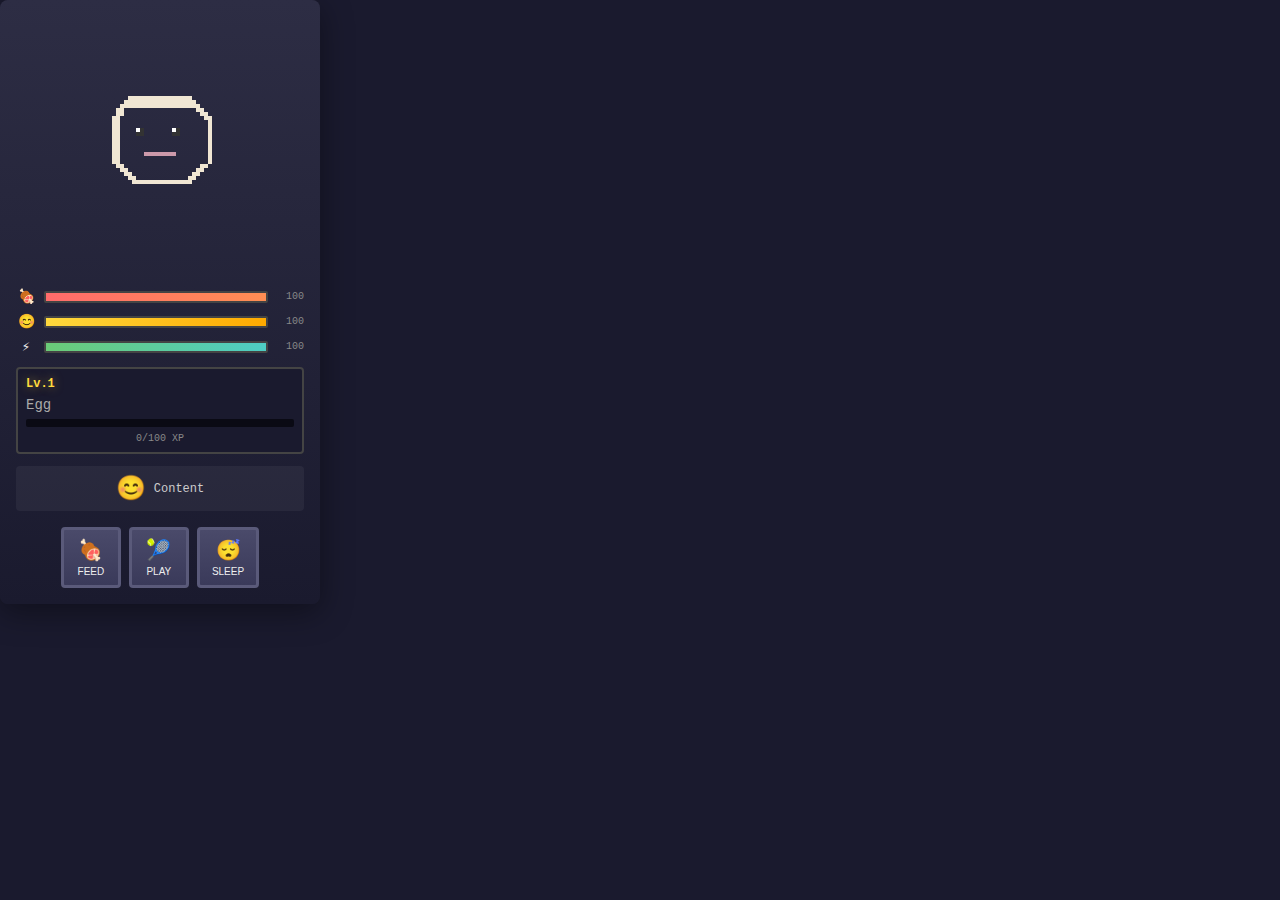
<file: webview/index.html>
<!DOCTYPE html>
<html lang="en">
<head>
    <meta charset="UTF-8">
    <meta name="viewport" content="width=device-width, initial-scale=1.0">
    <title>Pet Companion</title>
    <link rel="stylesheet" href="css/pixel-art.css">
    <link rel="stylesheet" href="css/ui.css">
</head>
<body>
    <div id="pet-container">
        <!-- Pet Canvas -->
        <canvas id="pet-canvas" width="64" height="64"></canvas>

        <!-- Status Bars -->
        <div id="status-bars">
            <div class="stat-bar">
                <span class="stat-label">🍖</span>
                <div class="bar-container">
                    <div id="hunger-bar" class="bar-fill hunger"></div>
                </div>
                <span id="hunger-value" class="stat-value">100</span>
            </div>
            <div class="stat-bar">
                <span class="stat-label">😊</span>
                <div class="bar-container">
                    <div id="happiness-bar" class="bar-fill happiness"></div>
                </div>
                <span id="happiness-value" class="stat-value">100</span>
            </div>
            <div class="stat-bar">
                <span class="stat-label">⚡</span>
                <div class="bar-container">
                    <div id="energy-bar" class="bar-fill energy"></div>
                </div>
                <span id="energy-value" class="stat-value">100</span>
            </div>
        </div>

        <!-- Level & XP -->
        <div id="level-info">
            <span id="level-badge">Lv.1</span>
            <span id="species-name">Baby</span>
            <div class="xp-bar-container">
                <div id="xp-bar" class="xp-bar-fill"></div>
            </div>
            <span id="xp-text" class="xp-text">0/100 XP</span>
        </div>

        <!-- Mood Display -->
        <div id="mood-display">
            <span id="mood-emoji">😊</span>
            <span id="mood-text">Content</span>
        </div>

        <!-- Action Buttons -->
        <div id="action-buttons">
            <button id="btn-feed" class="pixel-btn" title="Feed your pet">
                <span class="btn-icon">🍖</span>
                <span class="btn-text">Feed</span>
            </button>
            <button id="btn-play" class="pixel-btn" title="Play with your pet">
                <span class="btn-icon">🎾</span>
                <span class="btn-text">Play</span>
            </button>
            <button id="btn-sleep" class="pixel-btn" title="Put to sleep / Wake up">
                <span class="btn-icon">😴</span>
                <span class="btn-text">Sleep</span>
            </button>
        </div>

        <!-- Speech Bubble -->
        <div id="speech-bubble" class="hidden">
            <span id="speech-text">Hello!</span>
        </div>

        <!-- Achievement Notification -->
        <div id="achievement-notification" class="hidden">
            <span class="achievement-icon">🏆</span>
            <div class="achievement-content">
                <span id="achievement-title" class="achievement-title">Achievement Unlocked!</span>
                <span id="achievement-name" class="achievement-name">Hello World</span>
            </div>
        </div>

        <!-- Level Up Notification -->
        <div id="levelup-notification" class="hidden">
            <span class="levelup-icon">⬆️</span>
            <span id="levelup-text" class="levelup-text">Level Up!</span>
        </div>
    </div>

    <!-- Scripts -->
    <script src="js/vscode-bridge.js"></script>
    <script src="js/sprite-manager.js"></script>
    <script src="js/pet-renderer.js"></script>
    <script src="js/animation-loop.js"></script>
    <script src="js/drag-handler.js"></script>
    <script src="js/interaction.js"></script>
    <script src="js/main.js"></script>
</body>
</html>
</file>
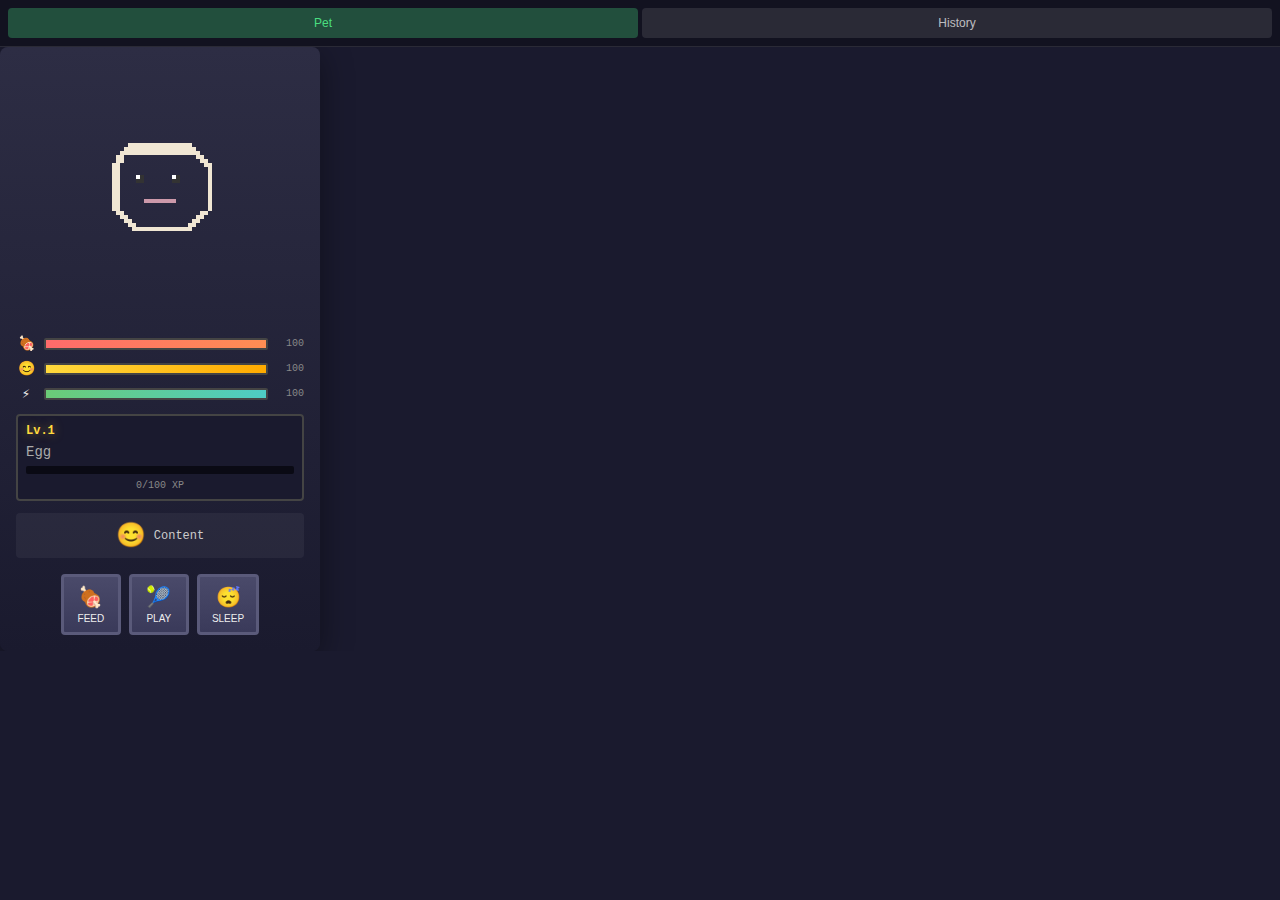
<file: claude_pet_companion/webview/index.html>
<!DOCTYPE html>
<html lang="en">
<head>
    <meta charset="UTF-8">
    <meta name="viewport" content="width=device-width, initial-scale=1.0">
    <title>Pet Companion</title>
    <link rel="stylesheet" href="css/pixel-art.css">
    <link rel="stylesheet" href="css/ui.css">
    <link rel="stylesheet" href="css/history.css">
</head>
<body>
    <!-- Tab Navigation -->
    <div id="tabs">
        <button class="tab active" data-tab="pet">Pet</button>
        <button class="tab" data-tab="history">History</button>
    </div>

    <!-- Pet Tab Content -->
    <div id="pet-tab" class="tab-content active">
        <div id="pet-container">
        <!-- Pet Canvas -->
        <canvas id="pet-canvas" width="64" height="64"></canvas>

        <!-- Status Bars -->
        <div id="status-bars">
            <div class="stat-bar">
                <span class="stat-label">🍖</span>
                <div class="bar-container">
                    <div id="hunger-bar" class="bar-fill hunger"></div>
                </div>
                <span id="hunger-value" class="stat-value">100</span>
            </div>
            <div class="stat-bar">
                <span class="stat-label">😊</span>
                <div class="bar-container">
                    <div id="happiness-bar" class="bar-fill happiness"></div>
                </div>
                <span id="happiness-value" class="stat-value">100</span>
            </div>
            <div class="stat-bar">
                <span class="stat-label">⚡</span>
                <div class="bar-container">
                    <div id="energy-bar" class="bar-fill energy"></div>
                </div>
                <span id="energy-value" class="stat-value">100</span>
            </div>
        </div>

        <!-- Level & XP -->
        <div id="level-info">
            <span id="level-badge">Lv.1</span>
            <span id="species-name">Baby</span>
            <div class="xp-bar-container">
                <div id="xp-bar" class="xp-bar-fill"></div>
            </div>
            <span id="xp-text" class="xp-text">0/100 XP</span>
        </div>

        <!-- Mood Display -->
        <div id="mood-display">
            <span id="mood-emoji">😊</span>
            <span id="mood-text">Content</span>
        </div>

        <!-- Action Buttons -->
        <div id="action-buttons">
            <button id="btn-feed" class="pixel-btn" title="Feed your pet">
                <span class="btn-icon">🍖</span>
                <span class="btn-text">Feed</span>
            </button>
            <button id="btn-play" class="pixel-btn" title="Play with your pet">
                <span class="btn-icon">🎾</span>
                <span class="btn-text">Play</span>
            </button>
            <button id="btn-sleep" class="pixel-btn" title="Put to sleep / Wake up">
                <span class="btn-icon">😴</span>
                <span class="btn-text">Sleep</span>
            </button>
        </div>

        <!-- Speech Bubble -->
        <div id="speech-bubble" class="hidden">
            <span id="speech-text">Hello!</span>
        </div>

        <!-- Achievement Notification -->
        <div id="achievement-notification" class="hidden">
            <span class="achievement-icon">🏆</span>
            <div class="achievement-content">
                <span id="achievement-title" class="achievement-title">Achievement Unlocked!</span>
                <span id="achievement-name" class="achievement-name">Hello World</span>
            </div>
        </div>

        <!-- Level Up Notification -->
        <div id="levelup-notification" class="hidden">
            <span class="levelup-icon">⬆️</span>
            <span id="levelup-text" class="levelup-text">Level Up!</span>
        </div>
    </div>
    </div>

    <!-- History Tab Content -->
    <div id="history-tab" class="tab-content">
        <div id="history-view">
            <div id="history-search">
                <input type="text" id="search-input" placeholder="Search conversations...">
                <select id="filter-select">
                    <option value="all">All</option>
                    <option value="successful">Successful</option>
                    <option value="recent">Recent (24h)</option>
                </select>
            </div>
            <div id="history-split">
                <div id="history-split-left" class="left-panel">
                    <div id="conversation-list">
                        <div class="loading-state">
                            <span class="loading-spinner"></span>
                            <span>Loading conversations...</span>
                        </div>
                    </div>
                </div>
                <div id="history-split-right" class="right-panel">
                    <div id="conversation-detail">
                        <div class="empty-state">
                            <div class="empty-state-icon">💬</div>
                            <div class="empty-state-text">Select a conversation to view details</div>
                        </div>
                    </div>
                </div>
            </div>
        </div>
    </div>

    <!-- Scripts -->
    <script src="js/vscode-bridge.js"></script>
    <script src="js/ipc-client.js"></script>
    <script src="js/sprite-manager.js"></script>
    <script src="js/pet-renderer.js"></script>
    <script src="js/animation-loop.js"></script>
    <script src="js/drag-handler.js"></script>
    <script src="js/interaction.js"></script>
    <script src="js/history-view.js"></script>
    <script src="js/conversation-view.js"></script>
    <script src="js/main.js"></script>
</body>
</html>
</file>
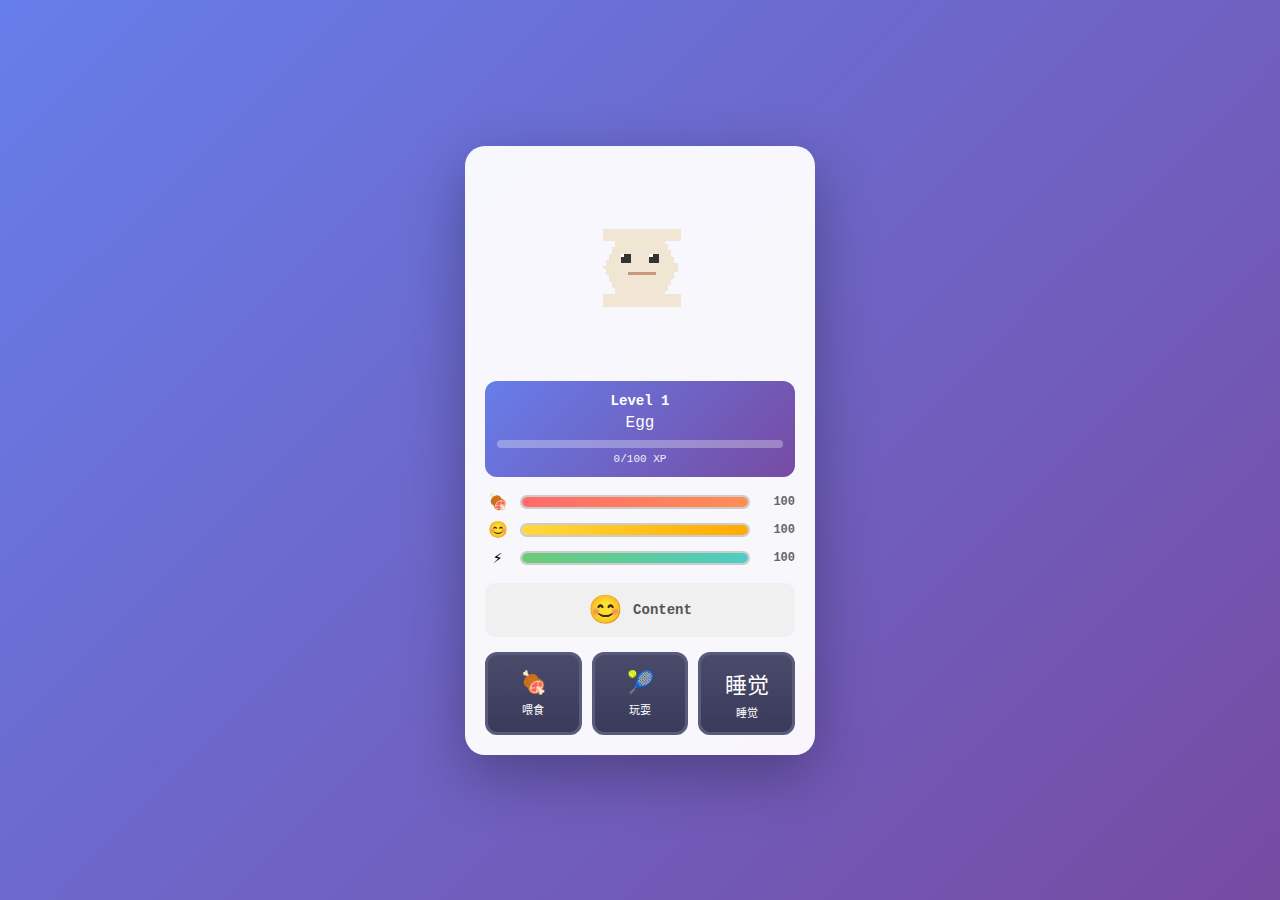
<file: claude_pet_companion/webview.html>
<!DOCTYPE html>
<html lang="zh-CN">
<head>
    <meta charset="UTF-8">
    <meta name="viewport" content="width=device-width, initial-scale=1.0">
    <title>Pet Companion</title>
    <style>
        * {
            margin: 0;
            padding: 0;
            box-sizing: border-box;
        }

        body {
            font-family: 'Courier New', monospace;
            background: linear-gradient(135deg, #667eea 0%, #764ba2 100%);
            min-height: 100vh;
            display: flex;
            justify-content: center;
            align-items: center;
            overflow: hidden;
        }

        #pet-container {
            position: relative;
            width: 350px;
            padding: 20px;
            background: rgba(255, 255, 255, 0.95);
            border-radius: 20px;
            box-shadow: 0 20px 60px rgba(0, 0, 0, 0.3);
            user-select: none;
        }

        #pet-canvas-container {
            position: relative;
            width: 200px;
            height: 200px;
            margin: 0 auto 15px;
        }

        #pet-canvas {
            image-rendering: pixelated;
            image-rendering: crisp-edges;
            width: 200px;
            height: 200px;
            display: block;
            margin: 0 auto;
        }

        #status-bars {
            margin-bottom: 15px;
        }

        .stat-bar {
            display: flex;
            align-items: center;
            gap: 10px;
            margin-bottom: 8px;
        }

        .stat-label {
            font-size: 16px;
            width: 25px;
            text-align: center;
        }

        .bar-container {
            flex: 1;
            height: 14px;
            background: #e0e0e0;
            border-radius: 10px;
            overflow: hidden;
            border: 2px solid #ccc;
        }

        .bar-fill {
            height: 100%;
            transition: width 0.5s ease, background 0.3s;
            border-radius: 8px;
        }

        .bar-fill.hunger {
            background: linear-gradient(90deg, #ff6b6b, #ff8e53);
        }

        .bar-fill.happiness {
            background: linear-gradient(90deg, #ffd93d, #ffaa00);
        }

        .bar-fill.energy {
            background: linear-gradient(90deg, #6bcb77, #4ecdc4);
        }

        .stat-value {
            font-size: 12px;
            width: 35px;
            text-align: right;
            color: #666;
            font-weight: bold;
        }

        #level-info {
            text-align: center;
            margin-bottom: 15px;
            padding: 12px;
            background: linear-gradient(135deg, #667eea 0%, #764ba2 100%);
            border-radius: 12px;
            color: white;
        }

        #level-badge {
            font-size: 14px;
            font-weight: bold;
        }

        #species-name {
            font-size: 16px;
            margin-top: 5px;
            text-transform: capitalize;
        }

        .xp-bar-container {
            height: 8px;
            background: rgba(255,255,255,0.3);
            border-radius: 4px;
            overflow: hidden;
            margin-top: 8px;
        }

        #xp-bar {
            height: 100%;
            background: linear-gradient(90deg, #ffd700, #ffaa00);
            transition: width 0.5s ease;
            border-radius: 4px;
        }

        #xp-text {
            font-size: 11px;
            margin-top: 5px;
            opacity: 0.9;
        }

        #mood-display {
            text-align: center;
            margin-bottom: 15px;
            padding: 10px;
            background: #f0f0f0;
            border-radius: 10px;
            display: flex;
            align-items: center;
            justify-content: center;
            gap: 10px;
        }

        #mood-emoji {
            font-size: 28px;
        }

        #mood-text {
            font-size: 14px;
            color: #555;
            text-transform: capitalize;
            font-weight: bold;
        }

        #action-buttons {
            display: flex;
            gap: 10px;
            justify-content: center;
        }

        .pixel-btn {
            flex: 1;
            padding: 12px 8px;
            background: linear-gradient(180deg, #4a4a6a 0%, #3a3a5a 100%);
            border: 3px solid #5a5a7a;
            border-radius: 12px;
            color: white;
            cursor: pointer;
            transition: all 0.1s ease;
            font-family: 'Courier New', monospace;
            font-size: 11px;
            text-align: center;
        }

        .pixel-btn:hover {
            background: linear-gradient(180deg, #5a5a7a 0%, #4a4a6a 100%);
            transform: translateY(-2px);
            box-shadow: 0 5px 15px rgba(0,0,0,0.2);
        }

        .pixel-btn:active {
            transform: translateY(0);
        }

        .pixel-btn:disabled {
            opacity: 0.5;
            cursor: not-allowed;
            transform: none;
        }

        .btn-icon {
            font-size: 22px;
            display: block;
            margin-bottom: 4px;
        }

        #speech-bubble {
            position: absolute;
            top: -15px;
            right: -15px;
            background: white;
            color: #333;
            padding: 10px 15px;
            border-radius: 15px;
            font-size: 12px;
            box-shadow: 0 4px 15px rgba(0,0,0,0.15);
            z-index: 100;
            opacity: 0;
            transform: scale(0.8);
            transition: all 0.3s ease;
            pointer-events: none;
        }

        #speech-bubble.show {
            opacity: 1;
            transform: scale(1);
        }

        #speech-bubble::after {
            content: "";
            position: absolute;
            bottom: -10px;
            left: 15px;
            border: 10px solid transparent;
            border-top-color: white;
            border-bottom: none;
        }

        #notification {
            position: fixed;
            top: 20px;
            left: 50%;
            transform: translateX(-50%);
            background: linear-gradient(135deg, #ffd700 0%, #ffaa00 100%);
            color: #333;
            padding: 15px 25px;
            border-radius: 12px;
            font-weight: bold;
            box-shadow: 0 5px 25px rgba(255, 215, 0, 0.4);
            z-index: 1000;
            opacity: 0;
            transition: opacity 0.3s ease;
        }

        #notification.show {
            opacity: 1;
        }

        @keyframes bounce {
            0%, 100% { transform: translateY(0); }
            50% { transform: translateY(-10px); }
        }

        @keyframes wobble {
            0%, 100% { transform: rotate(0deg); }
            25% { transform: rotate(-5deg); }
            75% { transform: rotate(5deg); }
        }

        @keyframes sleep {
            0%, 100% { opacity: 1; }
            50% { opacity: 0.6; }
        }

        .anim-bounce { animation: bounce 0.5s ease-in-out; }
        .anim-wobble { animation: wobble 0.3s ease-in-out; }
        .anim-sleep { animation: sleep 2s ease-in-out infinite; }
    </style>
</head>
<body>
    <div id="pet-container">
        <div id="speech-bubble">Hello!</div>

        <div id="pet-canvas-container">
            <canvas id="pet-canvas" width="64" height="64"></canvas>
        </div>

        <div id="level-info">
            <div id="level-badge">Level 1</div>
            <div id="species-name">Egg</div>
            <div class="xp-bar-container">
                <div id="xp-bar" style="width: 0%"></div>
            </div>
            <div id="xp-text">0/100 XP</div>
        </div>

        <div id="status-bars">
            <div class="stat-bar">
                <span class="stat-label">🍖</span>
                <div class="bar-container">
                    <div id="hunger-bar" class="bar-fill hunger" style="width: 100%"></div>
                </div>
                <span id="hunger-value" class="stat-value">100</span>
            </div>
            <div class="stat-bar">
                <span class="stat-label">😊</span>
                <div class="bar-container">
                    <div id="happiness-bar" class="bar-fill happiness" style="width: 100%"></div>
                </div>
                <span id="happiness-value" class="stat-value">100</span>
            </div>
            <div class="stat-bar">
                <span class="stat-label">⚡</span>
                <div class="bar-container">
                    <div id="energy-bar" class="bar-fill energy" style="width: 100%"></div>
                </div>
                <span id="energy-value" class="stat-value">100</span>
            </div>
        </div>

        <div id="mood-display">
            <span id="mood-emoji">😊</span>
            <span id="mood-text">Content</span>
        </div>

        <div id="action-buttons">
            <button class="pixel-btn" id="btn-feed" title="喂食">
                <span class="btn-icon">🍖</span>
                喂食
            </button>
            <button class="pixel-btn" id="btn-play" title="玩耍">
                <span class="btn-icon">🎾</span>
                玩耍
            </button>
            <button class="pixel-btn" id="btn-sleep" title="睡觉">
                <span class="btn-icon">😴</span>
                睡觉
            </button>
        </div>
    </div>

    <div id="notification"></div>

    <script>
        // Pet State
        let petState = {
            name: "Pixel",
            level: 1,
            xp: 0,
            xpToNext: 100,
            hunger: 100,
            happiness: 100,
            energy: 100,
            mood: "content",
            isSleeping: false,
            evolutionStage: 0,
            evolutionName: "Egg"
        };

        const evolutionNames = ["Egg", "Baby", "Child", "Teen", "Adult", "Elder", "Ancient"];
        const moodEmojis = {
            content: "😊", happy: "😄", excited: "🤩", ecstatic: "🥳",
            worried: "😟", sad: "😢", sleepy: "😴", hungry: "😋"
        };

        // Canvas setup
        const canvas = document.getElementById('pet-canvas');
        const ctx = canvas.getContext('2d');
        ctx.imageSmoothingEnabled = false;

        let animationId;
        let currentFrame = 0;
        let currentAnimation = 'idle';

        // Draw pixel pet
        function drawPet() {
            ctx.clearRect(0, 0, 64, 64);

            const colors = {
                body: '#f0e6d3',
                eye: '#333333',
                shine: '#ffffff',
                mouth: '#c9987a'
            };

            // Body (egg shape)
            for (let y = 20; y <= 44; y++) {
                const w = Math.abs(y - 32) <= 8 ? 24 - Math.abs(y - 32) : 16 + Math.abs(y - 32);
                const startX = 32 - Math.floor(w / 2);
                for (let x = startX; x < startX + w; x++) {
                    if (x >= 20 && x <= 44) {
                        ctx.fillStyle = colors.body;
                        ctx.fillRect(x, y, 1, 1);
                    }
                }
            }

            // Eyes
            if (petState.isSleeping) {
                // Sleeping eyes - lines
                ctx.fillStyle = '#666';
                for (let i = 0; i < 3; i++) {
                    ctx.fillRect(25 + i, 29, 1, 1);
                    ctx.fillRect(36 + i, 29, 1, 1);
                }
            } else {
                // Normal eyes
                ctx.fillStyle = colors.eye;
                ctx.fillRect(26, 28, 2, 2);
                ctx.fillRect(27, 28, 2, 2);
                ctx.fillRect(35, 28, 2, 2);
                ctx.fillRect(36, 28, 2, 2);
                ctx.fillRect(26, 29, 2, 2);
                ctx.fillRect(27, 29, 2, 2);
                ctx.fillRect(35, 29, 2, 2);
                ctx.fillRect(36, 29, 2, 2);
                // Eye shine
                ctx.fillStyle = colors.shine;
                ctx.fillRect(26, 28, 1, 1);
                ctx.fillRect(35, 28, 1, 1);
            }

            // Mouth
            ctx.fillStyle = petState.isSleeping ? '#aaa' : colors.mouth;
            if (petState.mood === 'happy' || petState.mood === 'excited') {
                // Big smile
                for (let x = 28; x <= 36; x++) {
                    ctx.fillRect(x, 34, 1, 1);
                }
                for (let x = 29; x <= 35; x++) {
                    ctx.fillRect(x, 35, 1, 1);
                }
            } else if (petState.mood === 'sad' || petState.mood === 'worried') {
                // Frown
                for (let x = 29; x <= 35; x++) {
                    ctx.fillRect(x, 35, 1, 1);
                }
            } else {
                // Normal smile
                for (let x = 28; x <= 36; x++) {
                    ctx.fillRect(x, 34, 1, 1);
                }
            }

            // Sleep Z's
            if (petState.isSleeping) {
                ctx.fillStyle = 'rgba(100,100,100,0.5)';
                ctx.fillRect(45, 15, 1, 1);
                ctx.fillStyle = 'rgba(100,100,100,0.3)';
                ctx.fillRect(48, 12, 1, 1);
            }
        }

        function animate() {
            drawPet();
            animationId = requestAnimationFrame(animate);
        }

        // Update UI
        function updateUI() {
            // Stats
            document.getElementById('hunger-bar').style.width = petState.hunger + '%';
            document.getElementById('hunger-value').textContent = petState.hunger;
            document.getElementById('happiness-bar').style.width = petState.happiness + '%';
            document.getElementById('happiness-value').textContent = petState.happiness;
            document.getElementById('energy-bar').style.width = petState.energy + '%';
            document.getElementById('energy-value').textContent = petState.energy;

            // Level
            document.getElementById('level-badge').textContent = 'Level ' + petState.level;
            document.getElementById('species-name').textContent = petState.evolutionName;
            const xpPercent = (petState.xp / petState.xpToNext) * 100;
            document.getElementById('xp-bar').style.width = xpPercent + '%';
            document.getElementById('xp-text').textContent = petState.xp + '/' + petState.xpToNext + ' XP';

            // Mood
            document.getElementById('mood-emoji').textContent = moodEmojis[petState.mood] || '😊';
            document.getElementById('mood-text').textContent = petState.mood.charAt(0).toUpperCase() + petState.mood.slice(1);

            // Sleep button
            const sleepBtn = document.getElementById('btn-sleep');
            sleepBtn.querySelector('.btn-icon').textContent = petState.isSleeping ? '☀️' : '😴';
            sleepBtn.childNodes[1].textContent = petState.isSleeping ? ' 醒来' : ' 睡觉';

            // Disable other buttons when sleeping
            document.querySelectorAll('.pixel-btn:not(#btn-sleep)').forEach(btn => {
                btn.disabled = petState.isSleeping;
            });

            // Animation
            if (petState.isSleeping) {
                canvas.classList.add('anim-sleep');
            } else {
                canvas.classList.remove('anim-sleep');
            }
        }

        // Actions
        function feed() {
            if (petState.isSleeping) return;
            petState.hunger = Math.min(100, petState.hunger + 30);
            petState.happiness = Math.min(100, petState.happiness + 5);
            petState.xp += 10;
            showSpeech('好吃! 🍖');
            animateAction('bounce');
            checkLevelUp();
            updateUI();
            saveState();
        }

        function play() {
            if (petState.isSleeping) return;
            petState.happiness = Math.min(100, petState.happiness + 25);
            petState.energy = Math.max(0, petState.energy - 10);
            petState.hunger = Math.max(0, petState.hunger - 5);
            petState.xp += 15;
            petState.mood = 'happy';
            showSpeech('好开心! 🎉');
            animateAction('wobble');
            checkLevelUp();
            updateUI();
            saveState();
        }

        function sleep() {
            petState.isSleeping = !petState.isSleeping;
            if (petState.isSleeping) {
                petState.energy = Math.min(100, petState.energy + 30);
                petState.mood = 'sleepy';
                showSpeech('晚安... 😴');
            } else {
                petState.energy = Math.max(0, petState.energy - 10);
                petState.mood = 'content';
                showSpeech('早安! ☀️');
            }
            updateUI();
            saveState();
        }

        function checkLevelUp() {
            while (petState.xp >= petState.xpToNext) {
                petState.xp -= petState.xpToNext;
                petState.level++;
                petState.xpToNext = Math.floor(100 * Math.pow(1.5, petState.level - 1));

                // Check evolution
                const evoLevels = [10, 20, 30, 50, 75];
                for (let i = 0; i < evoLevels.length; i++) {
                    if (petState.level === evoLevels[i] && petState.evolutionStage < i + 1) {
                        petState.evolutionStage = i + 1;
                        petState.evolutionName = evolutionNames[petState.evolutionStage];
                        showNotification('进化! ' + petState.evolutionName + '! 🌟');
                    }
                }

                showNotification('升级! Level ' + petState.level + '! 🎉');
            }
        }

        function showSpeech(text) {
            const bubble = document.getElementById('speech-bubble');
            bubble.textContent = text;
            bubble.classList.add('show');
            setTimeout(() => bubble.classList.remove('show'), 2000);
        }

        function showNotification(text) {
            const notif = document.getElementById('notification');
            notif.textContent = text;
            notif.classList.add('show');
            setTimeout(() => notif.classList.remove('show'), 3000);
        }

        function animateAction(animClass) {
            canvas.classList.add('anim-' + animClass);
            setTimeout(() => canvas.classList.remove('anim-' + animClass), 500);
        }

        // Save/Load state
        function saveState() {
            localStorage.setItem('claudePetState', JSON.stringify(petState));
        }

        function loadState() {
            const saved = localStorage.getItem('claudePetState');
            if (saved) {
                petState = JSON.parse(saved);
            }
            updateUI();
        }

        // Event listeners
        document.getElementById('btn-feed').addEventListener('click', feed);
        document.getElementById('btn-play').addEventListener('click', play);
        document.getElementById('btn-sleep').addEventListener('click', sleep);

        // Click on pet
        canvas.addEventListener('click', () => {
            if (!petState.isSleeping) {
                showSpeech(['❤️', '嘿!', '真开心!', '*蹭蹭*', '你真棒!'][Math.floor(Math.random() * 5)]);
                animateAction('bounce');
                petState.happiness = Math.min(100, petState.happiness + 2);
                updateUI();
            }
        });

        // Drag functionality
        let isDragging = false;
        const container = document.getElementById('pet-container');
        let offsetX, offsetY;

        container.addEventListener('mousedown', (e) => {
            if (e.target.tagName !== 'BUTTON') {
                isDragging = true;
                offsetX = e.clientX - container.offsetLeft;
                offsetY = e.clientY - container.offsetTop;
                container.style.position = 'fixed';
                container.style.cursor = 'grabbing';
            }
        });

        document.addEventListener('mousemove', (e) => {
            if (isDragging) {
                container.style.left = (e.clientX - offsetX) + 'px';
                container.style.top = (e.clientY - offsetY) + 'px';
            }
        });

        document.addEventListener('mouseup', () => {
            isDragging = false;
            container.style.cursor = '';
        });

        // Initialize
        loadState();
        animate();
    </script>
</body>
</html>
</file>
<file: webview/css/ui.css>
/* UI Components CSS */

/* Main Container */
#pet-container {
    position: relative;
    width: 320px;
    padding: 16px;
    background: linear-gradient(180deg, #2d2d44 0%, #1a1a2e 100%);
    border-radius: 8px;
    box-shadow: 0 8px 32px rgba(0, 0, 0, 0.4);
    user-select: none;
}

/* Status Bars */
#status-bars {
    margin-top: 16px;
    display: flex;
    flex-direction: column;
    gap: 8px;
}

.stat-bar {
    display: flex;
    align-items: center;
    gap: 8px;
}

.stat-label {
    font-size: 14px;
    width: 20px;
    text-align: center;
}

.bar-container {
    flex: 1;
    height: 12px;
    background: #1a1a2e;
    border: 2px solid #444;
    border-radius: 2px;
    overflow: hidden;
}

.bar-fill {
    height: 100%;
    transition: width 0.3s ease;
}

.bar-fill.hunger {
    background: linear-gradient(90deg, #ff6b6b, #ff8e53);
}

.bar-fill.happiness {
    background: linear-gradient(90deg, #ffd93d, #ffaa00);
}

.bar-fill.energy {
    background: linear-gradient(90deg, #6bcb77, #4ecdc4);
}

.stat-value {
    font-size: 10px;
    width: 28px;
    text-align: right;
    color: #888;
}

/* Level Info */
#level-info {
    margin-top: 12px;
    padding: 8px;
    background: #1a1a2e;
    border: 2px solid #444;
    border-radius: 4px;
    display: flex;
    flex-direction: column;
    gap: 6px;
}

#level-badge {
    font-size: 12px;
    font-weight: bold;
    color: #ffd93d;
    text-shadow: 0 0 10px rgba(255, 217, 61, 0.5);
}

#species-name {
    font-size: 14px;
    color: #aaa;
    text-transform: capitalize;
}

.xp-bar-container {
    height: 8px;
    background: #0a0a14;
    border-radius: 2px;
    overflow: hidden;
}

.xp-bar-fill {
    height: 100%;
    background: linear-gradient(90deg, #9b59b6, #8e44ad);
    transition: width 0.5s ease;
}

.xp-text {
    font-size: 10px;
    color: #888;
    text-align: center;
}

/* Mood Display */
#mood-display {
    margin-top: 12px;
    display: flex;
    align-items: center;
    justify-content: center;
    gap: 8px;
    padding: 8px;
    background: rgba(255, 255, 255, 0.05);
    border-radius: 4px;
}

#mood-emoji {
    font-size: 24px;
}

#mood-text {
    font-size: 12px;
    color: #ccc;
    text-transform: capitalize;
}

/* Action Buttons */
#action-buttons {
    margin-top: 16px;
    display: flex;
    gap: 8px;
    justify-content: center;
}

.pixel-btn {
    display: flex;
    flex-direction: column;
    align-items: center;
    gap: 4px;
    padding: 8px 12px;
    background: linear-gradient(180deg, #4a4a6a 0%, #3a3a5a 100%);
    border: 3px solid #5a5a7a;
    border-radius: 4px;
    color: #eee;
    cursor: pointer;
    transition: all 0.1s ease;
    min-width: 60px;
}

.pixel-btn:hover {
    background: linear-gradient(180deg, #5a5a7a 0%, #4a4a6a 100%);
    border-color: #6a6a8a;
    transform: translateY(-2px);
}

.pixel-btn:active {
    background: linear-gradient(180deg, #3a3a5a 0%, #2a2a4a 100%);
    border-color: #4a4a6a;
    transform: translateY(0);
}

.pixel-btn:disabled {
    opacity: 0.5;
    cursor: not-allowed;
}

.btn-icon {
    font-size: 20px;
}

.btn-text {
    font-size: 10px;
    text-transform: uppercase;
}

/* Speech Bubble */
#speech-bubble {
    position: absolute;
    top: 16px;
    right: 16px;
    background: white;
    color: #333;
    padding: 8px 12px;
    border-radius: 12px;
    font-size: 12px;
    box-shadow: 0 2px 8px rgba(0, 0, 0, 0.2);
    max-width: 150px;
    z-index: 10;
}

#speech-bubble::after {
    content: "";
    position: absolute;
    bottom: -8px;
    left: 20px;
    border: 8px solid transparent;
    border-top-color: white;
    border-bottom: none;
}

#speech-bubble.hidden {
    display: none;
}

/* Achievement Notification */
#achievement-notification {
    position: absolute;
    top: 50%;
    left: 50%;
    transform: translate(-50%, -50%);
    background: linear-gradient(135deg, #ffd700 0%, #ffaa00 100%);
    color: #1a1a2e;
    padding: 16px 24px;
    border-radius: 8px;
    display: flex;
    align-items: center;
    gap: 12px;
    box-shadow: 0 4px 20px rgba(255, 215, 0, 0.4);
    z-index: 100;
    animation: notification-pop 0.3s ease;
}

@keyframes notification-pop {
    0% { transform: translate(-50%, -50%) scale(0.5); opacity: 0; }
    100% { transform: translate(-50%, -50%) scale(1); opacity: 1; }
}

#achievement-notification.hidden {
    display: none;
}

.achievement-icon {
    font-size: 32px;
}

.achievement-content {
    display: flex;
    flex-direction: column;
}

.achievement-title {
    font-size: 10px;
    font-weight: bold;
    text-transform: uppercase;
}

.achievement-name {
    font-size: 14px;
    font-weight: bold;
}

/* Level Up Notification */
#levelup-notification {
    position: absolute;
    top: 20%;
    left: 50%;
    transform: translateX(-50%);
    background: linear-gradient(135deg, #9b59b6 0%, #8e44ad 100%);
    color: white;
    padding: 12px 24px;
    border-radius: 8px;
    display: flex;
    align-items: center;
    gap: 8px;
    box-shadow: 0 4px 20px rgba(155, 89, 182, 0.4);
    z-index: 100;
    animation: levelup-bounce 0.5s ease;
}

@keyframes levelup-bounce {
    0%, 100% { transform: translateX(-50%) translateY(0); }
    50% { transform: translateX(-50%) translateY(-10px); }
}

#levelup-notification.hidden {
    display: none;
}

.levelup-icon {
    font-size: 24px;
}

.levelup-text {
    font-size: 16px;
    font-weight: bold;
}

/* Utility classes */
.hidden {
    display: none !important;
}

.text-center {
    text-align: center;
}

.mt-1 { margin-top: 4px; }
.mt-2 { margin-top: 8px; }
.mt-3 { margin-top: 12px; }
.mt-4 { margin-top: 16px; }

.mb-1 { margin-bottom: 4px; }
.mb-2 { margin-bottom: 8px; }
.mb-3 { margin-bottom: 12px; }
.mb-4 { margin-bottom: 16px; }
</file>
<file: claude_pet_companion/webview/css/ui.css>
/* UI Components CSS */

/* Main Container */
#pet-container {
    position: relative;
    width: 320px;
    padding: 16px;
    background: linear-gradient(180deg, #2d2d44 0%, #1a1a2e 100%);
    border-radius: 8px;
    box-shadow: 0 8px 32px rgba(0, 0, 0, 0.4);
    user-select: none;
}

/* Status Bars */
#status-bars {
    margin-top: 16px;
    display: flex;
    flex-direction: column;
    gap: 8px;
}

.stat-bar {
    display: flex;
    align-items: center;
    gap: 8px;
}

.stat-label {
    font-size: 14px;
    width: 20px;
    text-align: center;
}

.bar-container {
    flex: 1;
    height: 12px;
    background: #1a1a2e;
    border: 2px solid #444;
    border-radius: 2px;
    overflow: hidden;
}

.bar-fill {
    height: 100%;
    transition: width 0.3s ease;
}

.bar-fill.hunger {
    background: linear-gradient(90deg, #ff6b6b, #ff8e53);
}

.bar-fill.happiness {
    background: linear-gradient(90deg, #ffd93d, #ffaa00);
}

.bar-fill.energy {
    background: linear-gradient(90deg, #6bcb77, #4ecdc4);
}

.stat-value {
    font-size: 10px;
    width: 28px;
    text-align: right;
    color: #888;
}

/* Level Info */
#level-info {
    margin-top: 12px;
    padding: 8px;
    background: #1a1a2e;
    border: 2px solid #444;
    border-radius: 4px;
    display: flex;
    flex-direction: column;
    gap: 6px;
}

#level-badge {
    font-size: 12px;
    font-weight: bold;
    color: #ffd93d;
    text-shadow: 0 0 10px rgba(255, 217, 61, 0.5);
}

#species-name {
    font-size: 14px;
    color: #aaa;
    text-transform: capitalize;
}

.xp-bar-container {
    height: 8px;
    background: #0a0a14;
    border-radius: 2px;
    overflow: hidden;
}

.xp-bar-fill {
    height: 100%;
    background: linear-gradient(90deg, #9b59b6, #8e44ad);
    transition: width 0.5s ease;
}

.xp-text {
    font-size: 10px;
    color: #888;
    text-align: center;
}

/* Mood Display */
#mood-display {
    margin-top: 12px;
    display: flex;
    align-items: center;
    justify-content: center;
    gap: 8px;
    padding: 8px;
    background: rgba(255, 255, 255, 0.05);
    border-radius: 4px;
}

#mood-emoji {
    font-size: 24px;
}

#mood-text {
    font-size: 12px;
    color: #ccc;
    text-transform: capitalize;
}

/* Action Buttons */
#action-buttons {
    margin-top: 16px;
    display: flex;
    gap: 8px;
    justify-content: center;
}

.pixel-btn {
    display: flex;
    flex-direction: column;
    align-items: center;
    gap: 4px;
    padding: 8px 12px;
    background: linear-gradient(180deg, #4a4a6a 0%, #3a3a5a 100%);
    border: 3px solid #5a5a7a;
    border-radius: 4px;
    color: #eee;
    cursor: pointer;
    transition: all 0.1s ease;
    min-width: 60px;
}

.pixel-btn:hover {
    background: linear-gradient(180deg, #5a5a7a 0%, #4a4a6a 100%);
    border-color: #6a6a8a;
    transform: translateY(-2px);
}

.pixel-btn:active {
    background: linear-gradient(180deg, #3a3a5a 0%, #2a2a4a 100%);
    border-color: #4a4a6a;
    transform: translateY(0);
}

.pixel-btn:disabled {
    opacity: 0.5;
    cursor: not-allowed;
}

.btn-icon {
    font-size: 20px;
}

.btn-text {
    font-size: 10px;
    text-transform: uppercase;
}

/* Speech Bubble */
#speech-bubble {
    position: absolute;
    top: 16px;
    right: 16px;
    background: white;
    color: #333;
    padding: 8px 12px;
    border-radius: 12px;
    font-size: 12px;
    box-shadow: 0 2px 8px rgba(0, 0, 0, 0.2);
    max-width: 150px;
    z-index: 10;
}

#speech-bubble::after {
    content: "";
    position: absolute;
    bottom: -8px;
    left: 20px;
    border: 8px solid transparent;
    border-top-color: white;
    border-bottom: none;
}

#speech-bubble.hidden {
    display: none;
}

/* Achievement Notification */
#achievement-notification {
    position: absolute;
    top: 50%;
    left: 50%;
    transform: translate(-50%, -50%);
    background: linear-gradient(135deg, #ffd700 0%, #ffaa00 100%);
    color: #1a1a2e;
    padding: 16px 24px;
    border-radius: 8px;
    display: flex;
    align-items: center;
    gap: 12px;
    box-shadow: 0 4px 20px rgba(255, 215, 0, 0.4);
    z-index: 100;
    animation: notification-pop 0.3s ease;
}

@keyframes notification-pop {
    0% { transform: translate(-50%, -50%) scale(0.5); opacity: 0; }
    100% { transform: translate(-50%, -50%) scale(1); opacity: 1; }
}

#achievement-notification.hidden {
    display: none;
}

.achievement-icon {
    font-size: 32px;
}

.achievement-content {
    display: flex;
    flex-direction: column;
}

.achievement-title {
    font-size: 10px;
    font-weight: bold;
    text-transform: uppercase;
}

.achievement-name {
    font-size: 14px;
    font-weight: bold;
}

/* Level Up Notification */
#levelup-notification {
    position: absolute;
    top: 20%;
    left: 50%;
    transform: translateX(-50%);
    background: linear-gradient(135deg, #9b59b6 0%, #8e44ad 100%);
    color: white;
    padding: 12px 24px;
    border-radius: 8px;
    display: flex;
    align-items: center;
    gap: 8px;
    box-shadow: 0 4px 20px rgba(155, 89, 182, 0.4);
    z-index: 100;
    animation: levelup-bounce 0.5s ease;
}

@keyframes levelup-bounce {
    0%, 100% { transform: translateX(-50%) translateY(0); }
    50% { transform: translateX(-50%) translateY(-10px); }
}

#levelup-notification.hidden {
    display: none;
}

.levelup-icon {
    font-size: 24px;
}

.levelup-text {
    font-size: 16px;
    font-weight: bold;
}

/* Utility classes */
.hidden {
    display: none !important;
}

.text-center {
    text-align: center;
}

.mt-1 { margin-top: 4px; }
.mt-2 { margin-top: 8px; }
.mt-3 { margin-top: 12px; }
.mt-4 { margin-top: 16px; }

.mb-1 { margin-bottom: 4px; }
.mb-2 { margin-bottom: 8px; }
.mb-3 { margin-bottom: 12px; }
.mb-4 { margin-bottom: 16px; }
</file>
<file: claude_pet_companion/webview/css/history.css>
/**
 * History View Styles for Pet Companion
 */

/* Tab Navigation */
#tabs {
    display: flex;
    gap: 4px;
    padding: 8px;
    background: rgba(0, 0, 0, 0.3);
    border-bottom: 1px solid rgba(255, 255, 255, 0.1);
}

.tab {
    flex: 1;
    padding: 8px 16px;
    background: rgba(255, 255, 255, 0.1);
    border: none;
    border-radius: 4px;
    color: rgba(255, 255, 255, 0.7);
    font-size: 12px;
    cursor: pointer;
    transition: all 0.2s;
}

.tab:hover {
    background: rgba(255, 255, 255, 0.2);
    color: white;
}

.tab.active {
    background: rgba(74, 222, 128, 0.3);
    color: #4ade80;
}

/* Tab Content */
.tab-content {
    display: none;
    height: 100%;
    overflow: hidden;
}

.tab-content.active {
    display: block;
}

/* History View Container */
#history-view {
    display: flex;
    flex-direction: column;
    height: 100%;
    background: rgba(0, 0, 0, 0.2);
}

/* Search Bar */
#history-search {
    display: flex;
    gap: 8px;
    padding: 12px;
    background: rgba(0, 0, 0, 0.3);
    border-bottom: 1px solid rgba(255, 255, 255, 0.1);
}

#search-input {
    flex: 1;
    padding: 8px 12px;
    background: rgba(0, 0, 0, 0.3);
    border: 1px solid rgba(255, 255, 255, 0.2);
    border-radius: 4px;
    color: white;
    font-size: 12px;
}

#search-input::placeholder {
    color: rgba(255, 255, 255, 0.4);
}

#search-input:focus {
    outline: none;
    border-color: #4ade80;
}

#filter-select {
    padding: 8px 12px;
    background: rgba(0, 0, 0, 0.3);
    border: 1px solid rgba(255, 255, 255, 0.2);
    border-radius: 4px;
    color: white;
    font-size: 12px;
    cursor: pointer;
}

/* Conversation List */
#conversation-list {
    flex: 1;
    overflow-y: auto;
    padding: 8px;
}

.conversation-item {
    padding: 12px;
    margin-bottom: 8px;
    background: rgba(255, 255, 255, 0.05);
    border: 1px solid rgba(255, 255, 255, 0.1);
    border-radius: 8px;
    cursor: pointer;
    transition: all 0.2s;
}

.conversation-item:hover {
    background: rgba(255, 255, 255, 0.1);
    border-color: rgba(74, 222, 128, 0.5);
}

.conversation-item.selected {
    background: rgba(74, 222, 128, 0.2);
    border-color: #4ade80;
}

.conversation-title {
    font-size: 13px;
    font-weight: 600;
    color: white;
    margin-bottom: 4px;
    display: flex;
    align-items: center;
    gap: 8px;
}

.conversation-date {
    font-size: 11px;
    color: rgba(255, 255, 255, 0.5);
}

.conversation-preview {
    font-size: 11px;
    color: rgba(255, 255, 255, 0.6);
    margin-top: 4px;
    overflow: hidden;
    text-overflow: ellipsis;
    white-space: nowrap;
}

.conversation-tags {
    display: flex;
    gap: 4px;
    margin-top: 8px;
    flex-wrap: wrap;
}

.conversation-tag {
    padding: 2px 8px;
    background: rgba(74, 222, 128, 0.2);
    border-radius: 12px;
    font-size: 10px;
    color: #4ade80;
}

/* Conversation Detail View */
#conversation-detail {
    flex: 1;
    overflow-y: auto;
    padding: 12px;
    background: rgba(0, 0, 0, 0.3);
    border-left: 1px solid rgba(255, 255, 255, 0.1);
}

.detail-header {
    margin-bottom: 16px;
}

.detail-title {
    font-size: 16px;
    font-weight: 600;
    color: white;
    margin-bottom: 8px;
}

.detail-meta {
    display: flex;
    gap: 16px;
    font-size: 11px;
    color: rgba(255, 255, 255, 0.5);
}

.detail-actions {
    display: flex;
    gap: 8px;
    margin-top: 12px;
}

.detail-btn {
    padding: 8px 16px;
    background: rgba(255, 255, 255, 0.1);
    border: 1px solid rgba(255, 255, 255, 0.2);
    border-radius: 4px;
    color: white;
    font-size: 11px;
    cursor: pointer;
    transition: all 0.2s;
}

.detail-btn:hover {
    background: rgba(255, 255, 255, 0.2);
}

.detail-btn.primary {
    background: rgba(74, 222, 128, 0.3);
    border-color: #4ade80;
    color: #4ade80;
}

.detail-btn.primary:hover {
    background: rgba(74, 222, 128, 0.5);
}

/* Messages List */
#messages-list {
    display: flex;
    flex-direction: column;
    gap: 12px;
}

.message-item {
    padding: 10px 12px;
    background: rgba(255, 255, 255, 0.05);
    border-radius: 8px;
    border-left: 3px solid transparent;
}

.message-item.user {
    border-left-color: #60a5fa;
    background: rgba(96, 165, 250, 0.1);
}

.message-item.assistant {
    border-left-color: #4ade80;
    background: rgba(74, 222, 128, 0.1);
}

.message-item.system {
    border-left-color: #fbbf24;
    background: rgba(251, 191, 36, 0.1);
}

.message-header {
    display: flex;
    justify-content: space-between;
    margin-bottom: 6px;
}

.message-role {
    font-size: 11px;
    font-weight: 600;
    color: rgba(255, 255, 255, 0.8);
}

.message-role.user { color: #60a5fa; }
.message-role.assistant { color: #4ade80; }
.message-role.system { color: #fbbf24; }

.message-time {
    font-size: 10px;
    color: rgba(255, 255, 255, 0.4);
}

.message-content {
    font-size: 12px;
    color: rgba(255, 255, 255, 0.8);
    line-height: 1.5;
    white-space: pre-wrap;
    word-break: break-word;
}

/* Empty State */
.empty-state {
    display: flex;
    flex-direction: column;
    align-items: center;
    justify-content: center;
    height: 100%;
    color: rgba(255, 255, 255, 0.4);
    text-align: center;
    padding: 24px;
}

.empty-state-icon {
    font-size: 48px;
    margin-bottom: 16px;
    opacity: 0.5;
}

.empty-state-text {
    font-size: 14px;
}

/* Split View */
#history-split {
    display: flex;
    height: 100%;
}

#history-split.left-panel {
    flex: 1;
    min-width: 200px;
    max-width: 300px;
}

#history-split.right-panel {
    flex: 2;
}

/* Scrollbar Styling */
#conversation-list::-webkit-scrollbar,
#conversation-detail::-webkit-scrollbar {
    width: 6px;
}

#conversation-list::-webkit-scrollbar-track,
#conversation-detail::-webkit-scrollbar-track {
    background: rgba(0, 0, 0, 0.2);
}

#conversation-list::-webkit-scrollbar-thumb,
#conversation-detail::-webkit-scrollbar-thumb {
    background: rgba(255, 255, 255, 0.2);
    border-radius: 3px;
}

#conversation-list::-webkit-scrollbar-thumb:hover,
#conversation-detail::-webkit-scrollbar-thumb:hover {
    background: rgba(255, 255, 255, 0.3);
}

/* Loading State */
.loading-spinner {
    display: inline-block;
    width: 20px;
    height: 20px;
    border: 2px solid rgba(255, 255, 255, 0.2);
    border-top-color: #4ade80;
    border-radius: 50%;
    animation: spin 1s linear infinite;
}

@keyframes spin {
    to { transform: rotate(360deg); }
}

.loading-state {
    display: flex;
    align-items: center;
    justify-content: center;
    height: 100%;
    gap: 12px;
    color: rgba(255, 255, 255, 0.6);
    font-size: 12px;
}
</file>
<file: webview/css/pixel-art.css>
/* Pixel Art CSS - Ensures crisp pixel rendering */

/* Reset and Base */
* {
    margin: 0;
    padding: 0;
    box-sizing: border-box;
}

body {
    font-family: 'Courier New', monospace;
    background-color: #1a1a2e;
    color: #eee;
    overflow: hidden;
}

/* Pixel-perfect canvas rendering */
#pet-canvas {
    image-rendering: -moz-crisp-edges;
    image-rendering: -webkit-crisp-edges;
    image-rendering: pixelated;
    image-rendering: crisp-edges;

    /* Scale up from 64x64 to display size */
    width: 256px;
    height: 256px;

    display: block;
    margin: 0 auto;

    /* Enable smooth scaling transformation */
    transform-origin: center center;
    transition: transform 0.1s ease;
}

/* Pixel font (fallback to monospace) */
.pixel-font {
    font-family: 'Press Start 2P', 'Courier New', monospace;
    font-size: 8px;
    line-height: 1.5;
    letter-spacing: 0;
}

/* Pixel border utility */
.pixel-border {
    border: 4px solid #333;
    border-image: url("data:image/svg+xml,%3Csvg xmlns='http://www.w3.org/2000/svg' width='12' height='12'%3E%3Cpath d='M2 2h8v8H2z' fill='none' stroke='%23333' stroke-width='4'/%3E%3C/svg%3E") 4 stretch;
}

/* Pixel shadow */
.pixel-shadow {
    box-shadow:
        4px 0 0 0 rgba(0,0,0,0.3),
        -4px 0 0 0 rgba(0,0,0,0.3),
        0 4px 0 0 rgba(0,0,0,0.3),
        0 -4px 0 0 rgba(0,0,0,0.3);
}

/* Pixelated icon scaling */
.pixel-icon {
    image-rendering: pixelated;
    width: 16px;
    height: 16px;
}

/* Scanline effect for retro feel */
.scanlines::after {
    content: "";
    position: absolute;
    top: 0;
    left: 0;
    right: 0;
    bottom: 0;
    background: repeating-linear-gradient(
        0deg,
        rgba(0, 0, 0, 0.1),
        rgba(0, 0, 0, 0.1) 1px,
        transparent 1px,
        transparent 2px
    );
    pointer-events: none;
}

/* Animation frames for bouncing */
@keyframes pixel-bounce {
    0%, 100% { transform: translateY(0) scale(4); }
    50% { transform: translateY(-4px) scale(4); }
}

/* Animation frames for wobbling */
@keyframes pixel-wobble {
    0%, 100% { transform: scale(4) rotate(0deg); }
    25% { transform: scale(4) rotate(-2deg); }
    75% { transform: scale(4) rotate(2deg); }
}

/* Sleeping animation */
@keyframes pixel-sleep {
    0%, 100% { transform: scale(4); opacity: 1; }
    50% { transform: scale(4); opacity: 0.7; }
}

/* Eating animation */
@keyframes pixel-eat {
    0% { transform: scale(4) scaleX(1); }
    25% { transform: scale(4) scaleX(0.8); }
    50% { transform: scale(4) scaleX(1.1); }
    75% { transform: scale(4) scaleX(0.9); }
    100% { transform: scale(4) scaleX(1); }
}

/* Apply animations based on state */
#pet-canvas.animating.bounce {
    animation: pixel-bounce 0.5s ease-in-out infinite;
}

#pet-canvas.animating.wobble {
    animation: pixel-wobble 0.3s ease-in-out infinite;
}

#pet-canvas.animating.sleep {
    animation: pixel-sleep 2s ease-in-out infinite;
}

#pet-canvas.animating.eat {
    animation: pixel-eat 0.2s ease-in-out;
}

/* Pixel-perfect particles */
.particle {
    position: absolute;
    width: 4px;
    height: 4px;
    image-rendering: pixelated;
    pointer-events: none;
}

@keyframes particle-float {
    0% {
        opacity: 1;
        transform: translateY(0) scale(1);
    }
    100% {
        opacity: 0;
        transform: translateY(-50px) scale(0.5);
    }
}

.particle.animating {
    animation: particle-float 1s ease-out forwards;
}
</file>
<file: claude_pet_companion/webview/css/pixel-art.css>
/* Pixel Art CSS - Ensures crisp pixel rendering */

/* Reset and Base */
* {
    margin: 0;
    padding: 0;
    box-sizing: border-box;
}

body {
    font-family: 'Courier New', monospace;
    background-color: #1a1a2e;
    color: #eee;
    overflow: hidden;
}

/* Pixel-perfect canvas rendering */
#pet-canvas {
    image-rendering: -moz-crisp-edges;
    image-rendering: -webkit-crisp-edges;
    image-rendering: pixelated;
    image-rendering: crisp-edges;

    /* Scale up from 64x64 to display size */
    width: 256px;
    height: 256px;

    display: block;
    margin: 0 auto;

    /* Enable smooth scaling transformation */
    transform-origin: center center;
    transition: transform 0.1s ease;
}

/* Pixel font (fallback to monospace) */
.pixel-font {
    font-family: 'Press Start 2P', 'Courier New', monospace;
    font-size: 8px;
    line-height: 1.5;
    letter-spacing: 0;
}

/* Pixel border utility */
.pixel-border {
    border: 4px solid #333;
    border-image: url("data:image/svg+xml,%3Csvg xmlns='http://www.w3.org/2000/svg' width='12' height='12'%3E%3Cpath d='M2 2h8v8H2z' fill='none' stroke='%23333' stroke-width='4'/%3E%3C/svg%3E") 4 stretch;
}

/* Pixel shadow */
.pixel-shadow {
    box-shadow:
        4px 0 0 0 rgba(0,0,0,0.3),
        -4px 0 0 0 rgba(0,0,0,0.3),
        0 4px 0 0 rgba(0,0,0,0.3),
        0 -4px 0 0 rgba(0,0,0,0.3);
}

/* Pixelated icon scaling */
.pixel-icon {
    image-rendering: pixelated;
    width: 16px;
    height: 16px;
}

/* Scanline effect for retro feel */
.scanlines::after {
    content: "";
    position: absolute;
    top: 0;
    left: 0;
    right: 0;
    bottom: 0;
    background: repeating-linear-gradient(
        0deg,
        rgba(0, 0, 0, 0.1),
        rgba(0, 0, 0, 0.1) 1px,
        transparent 1px,
        transparent 2px
    );
    pointer-events: none;
}

/* Animation frames for bouncing */
@keyframes pixel-bounce {
    0%, 100% { transform: translateY(0) scale(4); }
    50% { transform: translateY(-4px) scale(4); }
}

/* Animation frames for wobbling */
@keyframes pixel-wobble {
    0%, 100% { transform: scale(4) rotate(0deg); }
    25% { transform: scale(4) rotate(-2deg); }
    75% { transform: scale(4) rotate(2deg); }
}

/* Sleeping animation */
@keyframes pixel-sleep {
    0%, 100% { transform: scale(4); opacity: 1; }
    50% { transform: scale(4); opacity: 0.7; }
}

/* Eating animation */
@keyframes pixel-eat {
    0% { transform: scale(4) scaleX(1); }
    25% { transform: scale(4) scaleX(0.8); }
    50% { transform: scale(4) scaleX(1.1); }
    75% { transform: scale(4) scaleX(0.9); }
    100% { transform: scale(4) scaleX(1); }
}

/* Apply animations based on state */
#pet-canvas.animating.bounce {
    animation: pixel-bounce 0.5s ease-in-out infinite;
}

#pet-canvas.animating.wobble {
    animation: pixel-wobble 0.3s ease-in-out infinite;
}

#pet-canvas.animating.sleep {
    animation: pixel-sleep 2s ease-in-out infinite;
}

#pet-canvas.animating.eat {
    animation: pixel-eat 0.2s ease-in-out;
}

/* Pixel-perfect particles */
.particle {
    position: absolute;
    width: 4px;
    height: 4px;
    image-rendering: pixelated;
    pointer-events: none;
}

@keyframes particle-float {
    0% {
        opacity: 1;
        transform: translateY(0) scale(1);
    }
    100% {
        opacity: 0;
        transform: translateY(-50px) scale(0.5);
    }
}

.particle.animating {
    animation: particle-float 1s ease-out forwards;
}
</file>
